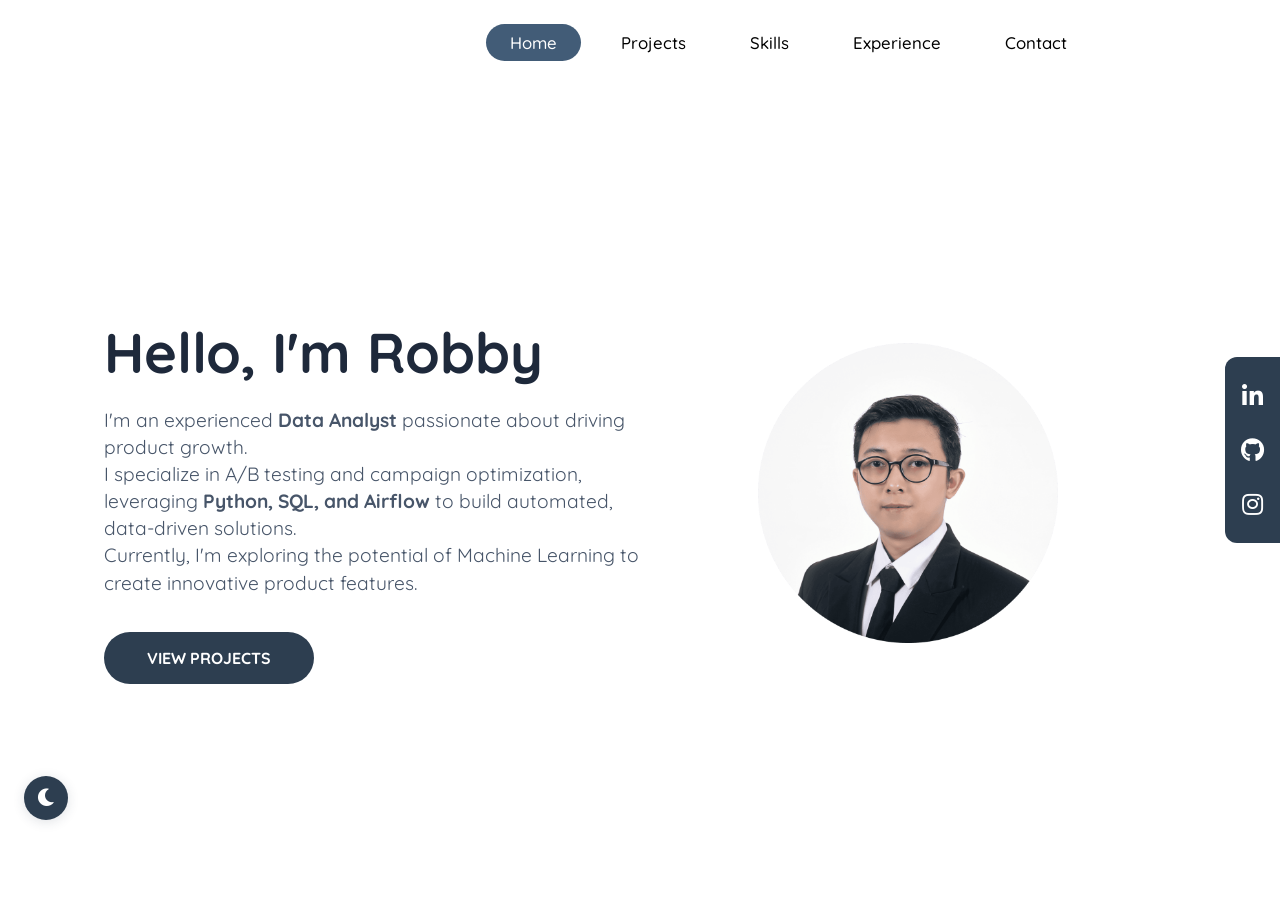
<file: index.html>
<!DOCTYPE html>
<html>
  <head>
    <meta charset="utf-8" />
    <meta name="viewport" content="width=device-width, initial-scale=1.0" />
    <title>Home - Robby's Portfolio</title>

    <script>
      (function () {
        if (localStorage.getItem('theme') === 'dark') {
          document.documentElement.setAttribute('data-theme', 'dark');
        }
      })();
    </script>

    <link rel="stylesheet" href="css/app.css" />

    <link rel="preconnect" href="https://fonts.googleapis.com" />
    <link rel="preconnect" href="https://fonts.gstatic.com" crossorigin />
    <link
      href="https://fonts.googleapis.com/css2?family=Quicksand:wght@500;700&display=swap"
      rel="stylesheet"
    />

    <link
      rel="stylesheet"
      href="https://cdnjs.cloudflare.com/ajax/libs/font-awesome/5.15.4/css/all.min.css"
      integrity="sha512-1ycn6IcaQQ40/MKBW2W4Rhis/DbILU74C1vSrLJxCq57o941Ym01SwNsOMqvEBFlcgUa6xLiPY/NS5R+E6ztJQ=="
      crossorigin="anonymous"
      referrerpolicy="no-referrer"
    />

    <script src="js/app.js"></script>
  </head>
  <body>
    <header class="navbar-container">
      <div class="logo"></div>
      <nav class="nav-list">
        <ul>
          <li><a href="index.html" class="active">Home</a></li>
          <li><a href="projects.html">Projects</a></li>
          <li><a href="skills.html">Skills</a></li>
          <li><a href="experience.html">Experience</a></li>
          <li><a href="contact.html">Contact</a></li>
        </ul>
      </nav>
    </header>

    <main>
      <section id="home" class="content">
        <div class="content-description">
          <h1 class="title">Hello, I'm Robby</h1>
          <p>
            I'm an experienced <b>Data Analyst</b> passionate about driving product growth. <br>
            I specialize in A/B testing and campaign optimization, leveraging <b>Python, SQL, and Airflow</b> to build automated, data-driven solutions. <br>
            Currently, I'm exploring the potential of Machine Learning to create innovative product features.
          </p>
          <a href="projects.html">
            <button>View Projects</button>
          </a>
        </div>

        <div class="content-image">
          <img src="img/pp-remove-bg-compress.png" alt="Robby R." />
        </div>
      </section>

      <aside>
        <div class="social-media">
          <ul>
            <li>
              <a href="https://id.linkedin.com/in/robbyrodhiyya" target="_blank"><i class="fab fa-linkedin-in"></i></a>
            </li>
            <li>
              <a href="https://github.com/robbyrodhiyya" target="_blank"><i class="fab fa-github"></i></a>
            </li>
            <li>
              <a href="https://instagram.com/robbyrodhiyya" target="_blank"><i class="fab fa-instagram"></i></a>
            </li>
            <!--             
            <li>
              <a href="#"><i class="fab fa-youtube"></i></a>
            </li>
            <li>
              <a href="#"><i class="fab fa-twitter"></i></a>
            </li>
            <li>
              <a href="#"><i class="fab fa-facebook"></i></a>
            </li>
             -->
          </ul>
        </div>
      </aside>
    </main>

    <!-- Floating Buttons -->
    <button id="dark-mode-btn" title="Toggle Dark Mode"></button>
    <button id="back-to-top-btn" title="Back to Top"><i class="fas fa-chevron-up"></i></button>
  </body>
</html>
</file>
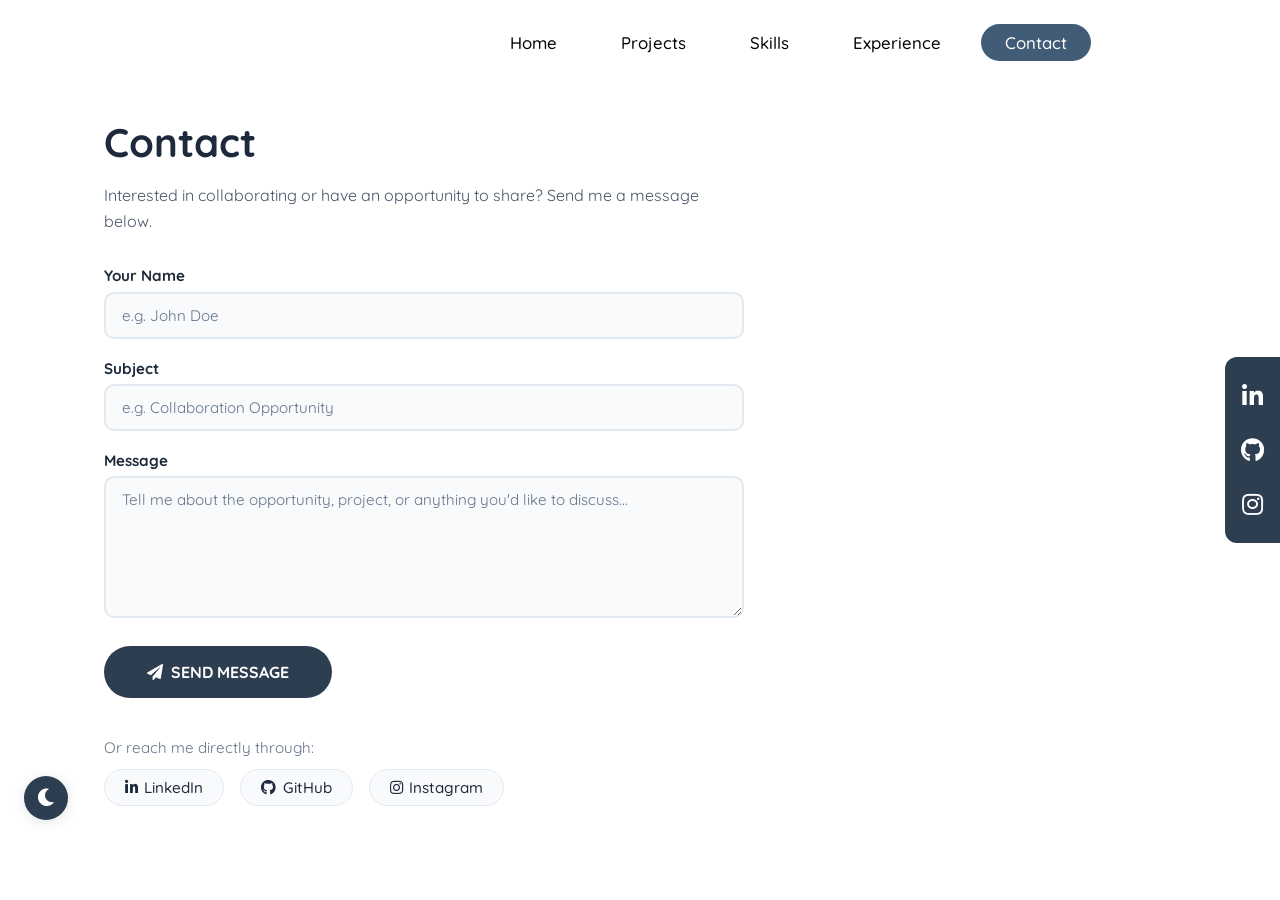
<file: contact.html>
<!DOCTYPE html>
<html>
  <head>
    <meta charset="utf-8" />
    <meta name="viewport" content="width=device-width, initial-scale=1.0" />
    <title>Contact - Robby's Portfolio</title>

    <script>
      (function () {
        if (localStorage.getItem('theme') === 'dark') {
          document.documentElement.setAttribute('data-theme', 'dark');
        }
      })();
    </script>

    <link rel="stylesheet" href="css/app.css" />
    <link rel="stylesheet" href="css/contact.css" />

    <link rel="preconnect" href="https://fonts.googleapis.com" />
    <link rel="preconnect" href="https://fonts.gstatic.com" crossorigin />
    <link
      href="https://fonts.googleapis.com/css2?family=Quicksand:wght@500;700&display=swap"
      rel="stylesheet"
    />

    <link
      rel="stylesheet"
      href="https://cdnjs.cloudflare.com/ajax/libs/font-awesome/5.15.4/css/all.min.css"
      integrity="sha512-1ycn6IcaQQ40/MKBW2W4Rhis/DbILU74C1vSrLJxCq57o941Ym01SwNsOMqvEBFlcgUa6xLiPY/NS5R+E6ztJQ=="
      crossorigin="anonymous"
      referrerpolicy="no-referrer"
    />

    <script src="js/app.js"></script>
  </head>
  <body>
    <header class="navbar-container">
      <div class="logo"></div>
      <nav class="nav-list">
        <ul>
          <li><a href="index.html">Home</a></li>
          <li><a href="projects.html">Projects</a></li>
          <li><a href="skills.html">Skills</a></li>
          <li><a href="experience.html">Experience</a></li>
          <li><a href="contact.html" class="active">Contact</a></li>
        </ul>
      </nav>
    </header>

    <main class="page-main">
      <section class="page-section contact-section">
        <h1 class="page-title">Contact</h1>
        <p class="contact-subtitle">Interested in collaborating or have an opportunity to share? Send me a message below.</p>

        <form class="contact-form" action="mailto:robby.rodhiyya@gmail.com" method="get" enctype="text/plain">
          <div class="form-group">
            <label for="name">Your Name</label>
            <input type="text" id="name" name="name" placeholder="e.g. John Doe" required />
          </div>

          <div class="form-group">
            <label for="subject">Subject</label>
            <input type="text" id="subject" name="subject" placeholder="e.g. Collaboration Opportunity" required />
          </div>

          <div class="form-group">
            <label for="body">Message</label>
            <textarea id="body" name="body" rows="6" placeholder="Tell me about the opportunity, project, or anything you'd like to discuss..." required></textarea>
          </div>

          <button type="submit" class="submit-btn">
            <i class="fas fa-paper-plane"></i> Send Message
          </button>
        </form>

        <div class="contact-alternative">
          <p>Or reach me directly through:</p>
          <div class="contact-links">
            <a href="https://id.linkedin.com/in/robbyrodhiyya" target="_blank">
              <i class="fab fa-linkedin-in"></i> LinkedIn
            </a>
            <a href="https://github.com/robbyrodhiyya" target="_blank">
              <i class="fab fa-github"></i> GitHub
            </a>
            <a href="https://instagram.com/robbyrodhiyya" target="_blank">
              <i class="fab fa-instagram"></i> Instagram
            </a>
          </div>
        </div>
      </section>

      <aside>
        <div class="social-media">
          <ul>
            <li>
              <a href="https://id.linkedin.com/in/robbyrodhiyya" target="_blank"><i class="fab fa-linkedin-in"></i></a>
            </li>
            <li>
              <a href="https://github.com/robbyrodhiyya" target="_blank"><i class="fab fa-github"></i></a>
            </li>
            <li>
              <a href="https://instagram.com/robbyrodhiyya" target="_blank"><i class="fab fa-instagram"></i></a>
            </li>
          </ul>
        </div>
      </aside>
    </main>

    <!-- Floating Buttons -->
    <button id="dark-mode-btn" title="Toggle Dark Mode"></button>
    <button id="back-to-top-btn" title="Back to Top"><i class="fas fa-chevron-up"></i></button>
  </body>
</html>
</file>
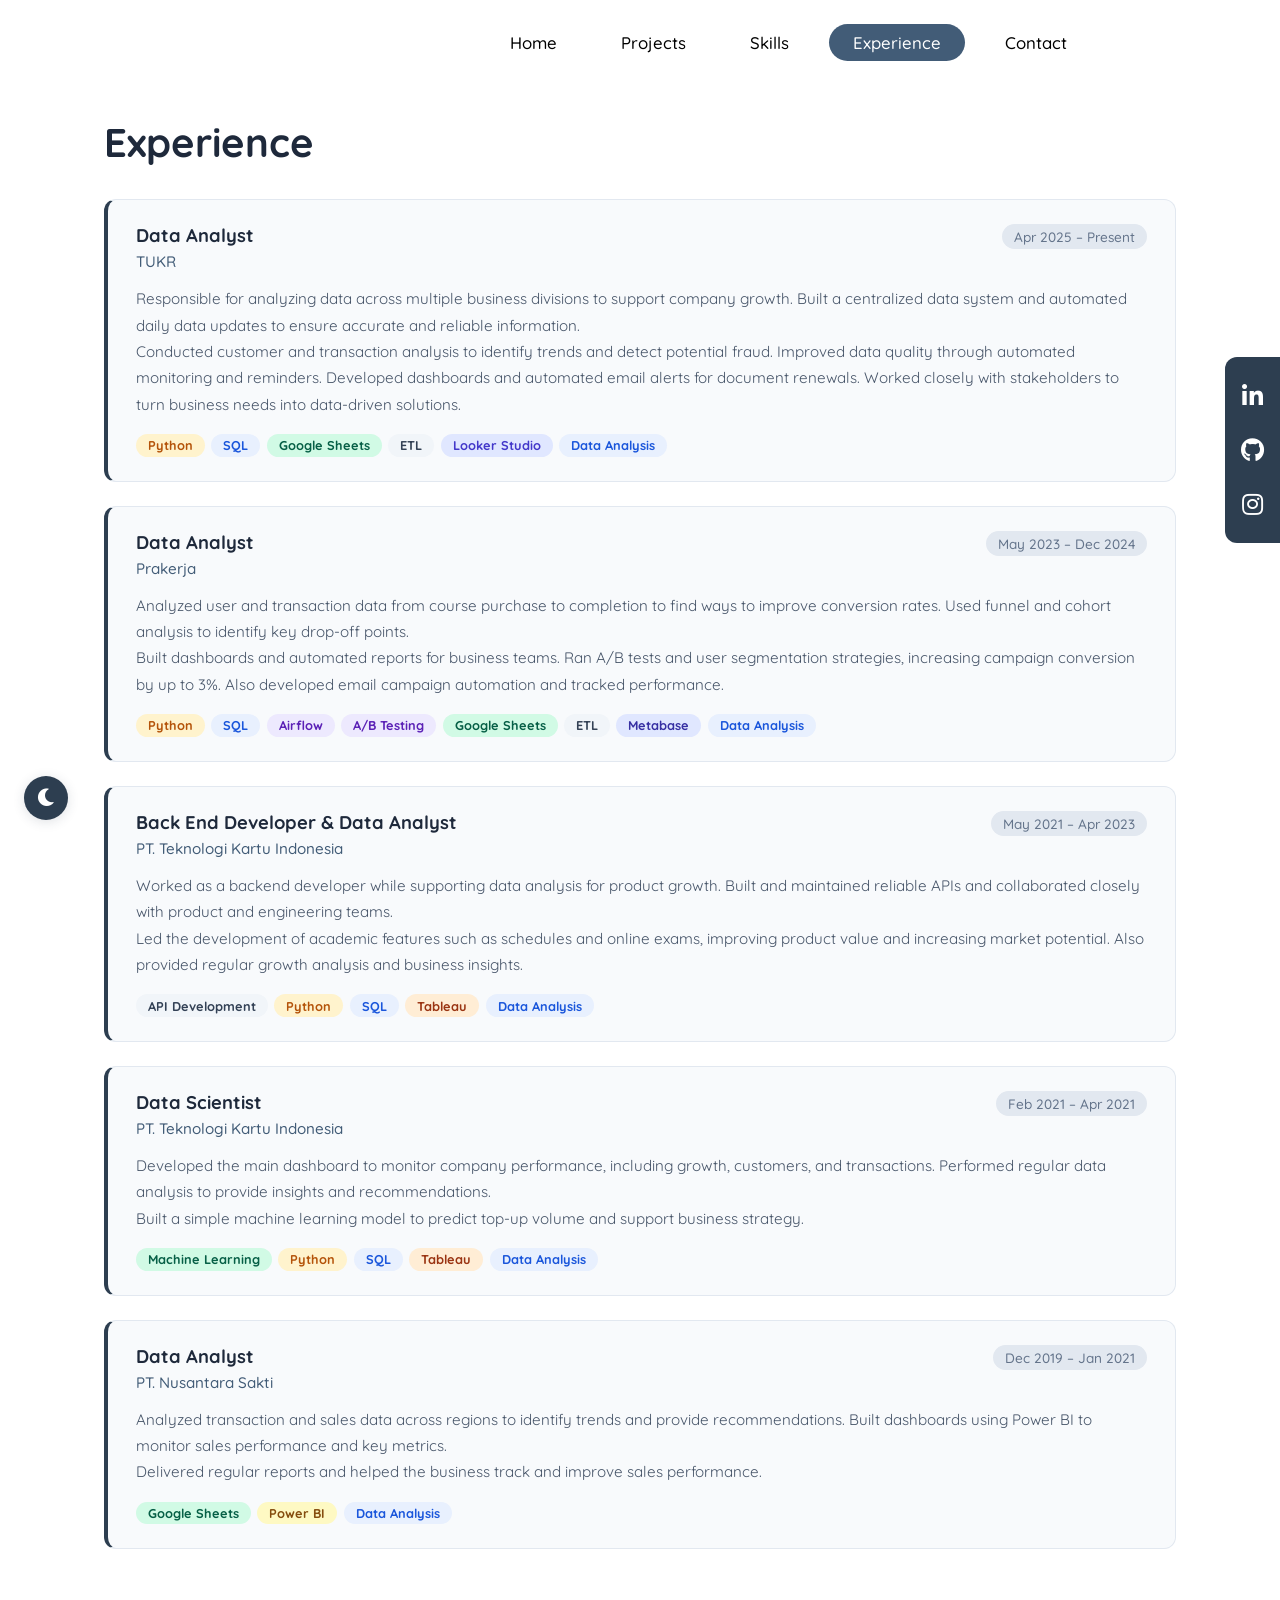
<file: experience.html>
<!DOCTYPE html>
<html>
  <head>
    <meta charset="utf-8" />
    <meta name="viewport" content="width=device-width, initial-scale=1.0" />
    <title>Experience - Robby's Portfolio</title>

    <script>
      (function () {
        if (localStorage.getItem('theme') === 'dark') {
          document.documentElement.setAttribute('data-theme', 'dark');
        }
      })();
    </script>

    <link rel="stylesheet" href="css/app.css" />
    <link rel="stylesheet" href="css/experience.css" />

    <link rel="preconnect" href="https://fonts.googleapis.com" />
    <link rel="preconnect" href="https://fonts.gstatic.com" crossorigin />
    <link
      href="https://fonts.googleapis.com/css2?family=Quicksand:wght@500;700&display=swap"
      rel="stylesheet"
    />

    <link
      rel="stylesheet"
      href="https://cdnjs.cloudflare.com/ajax/libs/font-awesome/5.15.4/css/all.min.css"
      integrity="sha512-1ycn6IcaQQ40/MKBW2W4Rhis/DbILU74C1vSrLJxCq57o941Ym01SwNsOMqvEBFlcgUa6xLiPY/NS5R+E6ztJQ=="
      crossorigin="anonymous"
      referrerpolicy="no-referrer"
    />

    <script src="js/app.js"></script>
  </head>
  <body>
    <header class="navbar-container">
      <div class="logo"></div>
      <nav class="nav-list">
        <ul>
          <li><a href="index.html">Home</a></li>
          <li><a href="projects.html">Projects</a></li>
          <li><a href="skills.html">Skills</a></li>
          <li><a href="experience.html" class="active">Experience</a></li>
          <li><a href="contact.html">Contact</a></li>
        </ul>
      </nav>
    </header>

    <main class="page-main">
      <section class="page-section">
        <h1 class="page-title">Experience</h1>

        <div class="experience-list">

          <div class="experience-card">
            <div class="experience-header">
              <div>
                <h2 class="experience-job-title">Data Analyst</h2>
                <span class="experience-company">TUKR</span>
              </div>
              <span class="experience-period">Apr 2025 – Present</span>
            </div>
            <p class="experience-summary">
              Responsible for analyzing data across multiple business divisions to support company growth. Built a centralized data system and automated daily data updates to ensure accurate and reliable information.
              <br>
              Conducted customer and transaction analysis to identify trends and detect potential fraud. Improved data quality through automated monitoring and reminders. Developed dashboards and automated email alerts for document renewals. Worked closely with stakeholders to turn business needs into data-driven solutions.
            </p>
            <div class="experience-tags">
              <span class="tag tag-python">Python</span>
              <span class="tag tag-analytics">SQL</span>
              <span class="tag tag-sheets">Google Sheets</span>
              <span class="tag tag-de">ETL</span>
              <span class="tag tag-lookerstudio">Looker Studio</span>
              <span class="tag tag-analytics">Data Analysis</span>
            </div>
          </div>

          <div class="experience-card">
            <div class="experience-header">
              <div>
                <h2 class="experience-job-title">Data Analyst</h2>
                <span class="experience-company">Prakerja</span>
              </div>
              <span class="experience-period">May 2023 – Dec 2024</span>
            </div>
            <p class="experience-summary">
              Analyzed user and transaction data from course purchase to completion to find ways to improve conversion rates. Used funnel and cohort analysis to identify key drop-off points.
              <br>
              Built dashboards and automated reports for business teams. Ran A/B tests and user segmentation strategies, increasing campaign conversion by up to 3%. Also developed email campaign automation and tracked performance.
            </p>
            <div class="experience-tags">
              <span class="tag tag-python">Python</span>
              <span class="tag tag-analytics">SQL</span>
              <span class="tag tag-da">Airflow</span>
              <span class="tag tag-da">A/B Testing</span>
              <span class="tag tag-sheets">Google Sheets</span>
              <span class="tag tag-de">ETL</span>
              <span class="tag tag-metabase">Metabase</span>
              <span class="tag tag-analytics">Data Analysis</span>
            </div>
          </div>

          <div class="experience-card">
            <div class="experience-header">
              <div>
                <h2 class="experience-job-title">Back End Developer & Data Analyst</h2>
                <span class="experience-company">PT. Teknologi Kartu Indonesia</span>
              </div>
              <span class="experience-period">May 2021 – Apr 2023</span>
            </div>
            <p class="experience-summary">
              Worked as a backend developer while supporting data analysis for product growth. Built and maintained reliable APIs and collaborated closely with product and engineering teams.
              <br>
              Led the development of academic features such as schedules and online exams, improving product value and increasing market potential. Also provided regular growth analysis and business insights.
            </p>
            <div class="experience-tags">
              <span class="tag tag-de">API Development</span>
              <span class="tag tag-python">Python</span>
              <span class="tag tag-analytics">SQL</span>
              <span class="tag tag-tableau">Tableau</span>
              <span class="tag tag-analytics">Data Analysis</span>
            </div>
          </div>

          <div class="experience-card">
            <div class="experience-header">
              <div>
                <h2 class="experience-job-title">Data Scientist</h2>
                <span class="experience-company">PT. Teknologi Kartu Indonesia</span>
              </div>
              <span class="experience-period">Feb 2021 – Apr 2021</span>
            </div>
            <p class="experience-summary">
              Developed the main dashboard to monitor company performance, including growth, customers, and transactions. Performed regular data analysis to provide insights and recommendations.
              <br>
              Built a simple machine learning model to predict top-up volume and support business strategy.
            </p>
            <div class="experience-tags">
              <span class="tag tag-ml">Machine Learning</span>
              <span class="tag tag-python">Python</span>
              <span class="tag tag-analytics">SQL</span>
              <span class="tag tag-tableau">Tableau</span>
              <span class="tag tag-analytics">Data Analysis</span>
            </div>
          </div>

          <div class="experience-card">
            <div class="experience-header">
              <div>
                <h2 class="experience-job-title">Data Analyst</h2>
                <span class="experience-company">PT. Nusantara Sakti</span>
              </div>
              <span class="experience-period">Dec 2019 – Jan 2021</span>
            </div>
            <p class="experience-summary">
              Analyzed transaction and sales data across regions to identify trends and provide recommendations. Built dashboards using Power BI to monitor sales performance and key metrics.
              <br>
              Delivered regular reports and helped the business track and improve sales performance.
            </p>
            <div class="experience-tags">
              <span class="tag tag-sheets">Google Sheets</span>
              <span class="tag tag-powerbi">Power BI</span>
              <span class="tag tag-analytics">Data Analysis</span>
            </div>
          </div>

        </div>
      </section>

      <aside>
        <div class="social-media">
          <ul>
            <li>
              <a href="https://id.linkedin.com/in/robbyrodhiyya" target="_blank"><i class="fab fa-linkedin-in"></i></a>
            </li>
            <li>
              <a href="https://github.com/robbyrodhiyya" target="_blank"><i class="fab fa-github"></i></a>
            </li>
            <li>
              <a href="https://instagram.com/robbyrodhiyya" target="_blank"><i class="fab fa-instagram"></i></a>
            </li>
          </ul>
        </div>
      </aside>
    </main>

    <!-- Floating Buttons -->
    <button id="dark-mode-btn" title="Toggle Dark Mode"></button>
    <button id="back-to-top-btn" title="Back to Top"><i class="fas fa-chevron-up"></i></button>
  </body>
</html>
</file>
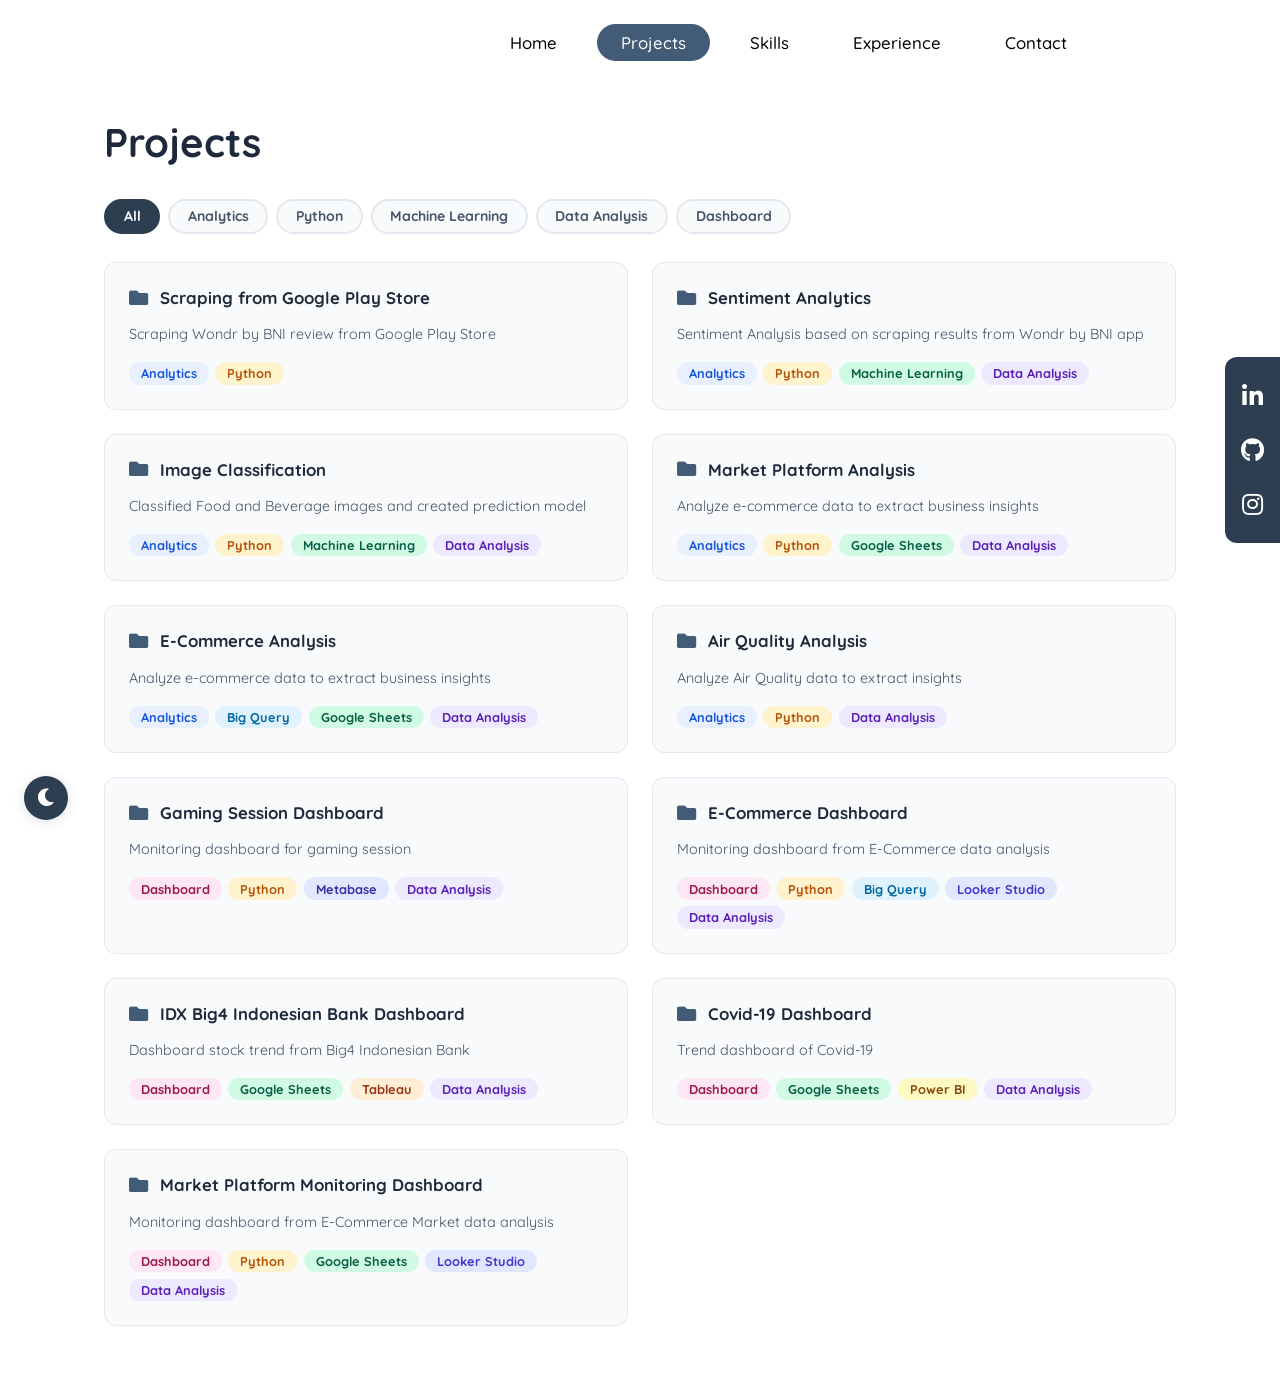
<file: projects.html>
<!DOCTYPE html>
<html>
  <head>
    <meta charset="utf-8" />
    <meta name="viewport" content="width=device-width, initial-scale=1.0" />
    <title>Projects - Robby's Portfolio</title>

    <script>
      (function () {
        if (localStorage.getItem('theme') === 'dark') {
          document.documentElement.setAttribute('data-theme', 'dark');
        }
      })();
    </script>

    <link rel="stylesheet" href="css/app.css" />
    <link rel="stylesheet" href="css/projects.css" />

    <link rel="preconnect" href="https://fonts.googleapis.com" />
    <link rel="preconnect" href="https://fonts.gstatic.com" crossorigin />
    <link
      href="https://fonts.googleapis.com/css2?family=Quicksand:wght@500;700&display=swap"
      rel="stylesheet"
    />

    <link
      rel="stylesheet"
      href="https://cdnjs.cloudflare.com/ajax/libs/font-awesome/5.15.4/css/all.min.css"
      integrity="sha512-1ycn6IcaQQ40/MKBW2W4Rhis/DbILU74C1vSrLJxCq57o941Ym01SwNsOMqvEBFlcgUa6xLiPY/NS5R+E6ztJQ=="
      crossorigin="anonymous"
      referrerpolicy="no-referrer"
    />

    <script src="js/app.js"></script>
  </head>
  <body>
    <header class="navbar-container">
      <div class="logo"></div>
      <nav class="nav-list">
        <ul>
          <li><a href="index.html">Home</a></li>
          <li><a href="projects.html" class="active">Projects</a></li>
          <li><a href="skills.html">Skills</a></li>
          <li><a href="experience.html">Experience</a></li>
          <li><a href="contact.html">Contact</a></li>
        </ul>
      </nav>
    </header>

    <main class="page-main">
      <section class="page-section">
        <h1 class="page-title">Projects</h1>

        <!-- Filter Tab Bar -->
        <div class="filter-bar">
          <button class="filter-btn active" data-filter="all">All</button>
          <button class="filter-btn" data-filter="analytics">Analytics</button>
          <button class="filter-btn" data-filter="python">Python</button>
          <button class="filter-btn" data-filter="machine-learning">Machine Learning</button>
          <button class="filter-btn" data-filter="data-analysis">Data Analysis</button>
          <button class="filter-btn" data-filter="dashboard">Dashboard</button>
        </div>

        <div class="projects-grid">

          <div class="project-card" data-tags="analytics python" onclick="openModal('modal-1')">
            <div class="project-card-header">
              <i class="fas fa-folder"></i>
              <h2 class="project-title">Scraping from Google Play Store</h2>
            </div>
            <p class="project-summary">Scraping Wondr by BNI review from Google Play Store</p>
            <div class="project-tags">
              <span class="tag tag-analytics">Analytics</span>
              <span class="tag tag-python">Python</span>
            </div>
          </div>

          <div class="project-card" data-tags="analytics python machine-learning data-analysis" onclick="openModal('modal-2')">
            <div class="project-card-header">
              <i class="fas fa-folder"></i>
              <h2 class="project-title">Sentiment Analytics</h2>
            </div>
            <p class="project-summary">Sentiment Analysis based on scraping results from Wondr by BNI app</p>
            <div class="project-tags">
              <span class="tag tag-analytics">Analytics</span>
              <span class="tag tag-python">Python</span>
              <span class="tag tag-ml">Machine Learning</span>
              <span class="tag tag-da">Data Analysis</span>
            </div>
          </div>

          <div class="project-card" data-tags="analytics python machine-learning data-analysis" onclick="openModal('modal-3')">
            <div class="project-card-header">
              <i class="fas fa-folder"></i>
              <h2 class="project-title">Image Classification</h2>
            </div>
            <p class="project-summary">Classified Food and Beverage images and created prediction model</p>
            <div class="project-tags">
              <span class="tag tag-analytics">Analytics</span>
              <span class="tag tag-python">Python</span>
              <span class="tag tag-ml">Machine Learning</span>
              <span class="tag tag-da">Data Analysis</span>
            </div>
          </div>

          <div class="project-card" data-tags="analytics python google-sheets data-analysis" onclick="openModal('modal-4')">
            <div class="project-card-header">
              <i class="fas fa-folder"></i>
              <h2 class="project-title">Market Platform Analysis</h2>
            </div>
            <p class="project-summary">Analyze e-commerce data to extract business insights</p>
            <div class="project-tags">
              <span class="tag tag-analytics">Analytics</span>
              <span class="tag tag-python">Python</span>
              <span class="tag tag-sheets">Google Sheets</span>
              <span class="tag tag-da">Data Analysis</span>
            </div>
          </div>

          <div class="project-card" data-tags="analytics big-query google-sheets data-analysis" onclick="openModal('modal-5')">
            <div class="project-card-header">
              <i class="fas fa-folder"></i>
              <h2 class="project-title">E-Commerce Analysis</h2>
            </div>
            <p class="project-summary">Analyze e-commerce data to extract business insights</p>
            <div class="project-tags">
              <span class="tag tag-analytics">Analytics</span>
              <span class="tag tag-bigquery">Big Query</span>
              <span class="tag tag-sheets">Google Sheets</span>
              <span class="tag tag-da">Data Analysis</span>
            </div>
          </div>

          <div class="project-card" onclick="openModal('modal-6')">
            <div class="project-card-header">
              <i class="fas fa-folder"></i>
              <h2 class="project-title">Air Quality Analysis</h2>
            </div>
            <p class="project-summary">Analyze Air Quality data to extract insights</p>
            <div class="project-tags">
              <span class="tag tag-analytics">Analytics</span>
              <span class="tag tag-python">Python</span>
              <span class="tag tag-da">Data Analysis</span>
            </div>
          </div>

          <div class="project-card" data-tags="dashboard python metabase data-analysis" onclick="openModal('modal-7')">
            <div class="project-card-header">
              <i class="fas fa-folder"></i>
              <h2 class="project-title">Gaming Session Dashboard</h2>
            </div>
            <p class="project-summary">Monitoring dashboard for gaming session</p>
            <div class="project-tags">
              <span class="tag tag-dashboard">Dashboard</span>
              <span class="tag tag-python">Python</span>
              <span class="tag tag-metabase">Metabase</span>
              <span class="tag tag-da">Data Analysis</span>
            </div>
          </div>

          <div class="project-card" data-tags="dashboard python big-query looker-studio data-analysis" onclick="openModal('modal-8')">
            <div class="project-card-header">
              <i class="fas fa-folder"></i>
              <h2 class="project-title">E-Commerce Dashboard</h2>
            </div>
            <p class="project-summary">Monitoring dashboard from E-Commerce data analysis</p>
            <div class="project-tags">
              <span class="tag tag-dashboard">Dashboard</span>
              <span class="tag tag-python">Python</span>
              <span class="tag tag-bigquery">Big Query</span>
              <span class="tag tag-lookerstudio">Looker Studio</span>
              <span class="tag tag-da">Data Analysis</span>
            </div>
          </div>

          <div class="project-card" data-tags="dashboard google-sheets tableau data-analysis" onclick="openModal('modal-9')">
            <div class="project-card-header">
              <i class="fas fa-folder"></i>
              <h2 class="project-title">IDX Big4 Indonesian Bank Dashboard</h2>
            </div>
            <p class="project-summary">Dashboard stock trend from Big4 Indonesian Bank</p>
            <div class="project-tags">
              <span class="tag tag-dashboard">Dashboard</span>
              <span class="tag tag-sheets">Google Sheets</span>
              <span class="tag tag-tableau">Tableau</span>
              <span class="tag tag-da">Data Analysis</span>
            </div>
          </div>

          <div class="project-card" data-tags="dashboard google-sheets power-bi data-analysis" onclick="openModal('modal-9')">
            <div class="project-card-header">
              <i class="fas fa-folder"></i>
              <h2 class="project-title">Covid-19 Dashboard</h2>
            </div>
            <p class="project-summary">Trend dashboard of Covid-19</p>
            <div class="project-tags">
              <span class="tag tag-dashboard">Dashboard</span>
              <span class="tag tag-sheets">Google Sheets</span>
              <span class="tag tag-powerbi">Power BI</span>
              <span class="tag tag-da">Data Analysis</span>
            </div>
          </div>

          <div class="project-card" data-tags="dashboard python google-sheets looker-studio data-analysis" onclick="openModal('modal-10')">
            <div class="project-card-header">
              <i class="fas fa-folder"></i>
              <h2 class="project-title">Market Platform Monitoring Dashboard</h2>
            </div>
            <p class="project-summary">Monitoring dashboard from E-Commerce Market data analysis</p>
            <div class="project-tags">
              <span class="tag tag-dashboard">Dashboard</span>
              <span class="tag tag-python">Python</span>
              <span class="tag tag-sheets">Google Sheets</span>
              <span class="tag tag-lookerstudio">Looker Studio</span>
              <span class="tag tag-da">Data Analysis</span>
            </div>
          </div>

        </div>
      </section>

      <aside>
        <div class="social-media">
          <ul>
            <li>
              <a href="https://id.linkedin.com/in/robbyrodhiyya" target="_blank"><i class="fab fa-linkedin-in"></i></a>
            </li>
            <li>
              <a href="https://github.com/robbyrodhiyya" target="_blank"><i class="fab fa-github"></i></a>
            </li>
            <li>
              <a href="https://instagram.com/robbyrodhiyya" target="_blank"><i class="fab fa-instagram"></i></a>
            </li>
          </ul>
        </div>
      </aside>
    </main>

    <!-- Floating Buttons -->
    <button id="dark-mode-btn" title="Toggle Dark Mode"></button>
    <button id="back-to-top-btn" title="Back to Top"><i class="fas fa-chevron-up"></i></button>

    <!-- Modals -->
    <div id="modal-1" class="modal-overlay" onclick="closeModalOnOverlay(event)">
      <div class="modal-box">
        <button class="modal-close" onclick="closeModal('modal-1')">&times;</button>
        <h2>Scraping from Google Play Store</h2>
        <div class="modal-tags">
          <span class="tag tag-analytics">Analytics</span>
          <span class="tag tag-python">Python</span>
        </div>
        <p>This project involves scraping user reviews of the Wondr by BNI application from the Google Play Store. The scraped data is used for further analysis such as sentiment analysis and user feedback categorization.</p>
        <ul>
          <li>Automated scraping pipeline using Python</li>
          <li>Data cleaning and preprocessing</li>
          <li>Exported structured data for downstream analytics</li>
        </ul>
        <!-- Add external link below if available, otherwise remove this line -->
        <!-- <a href="https://your-link-here.com" target="_blank" class="modal-link"><i class="fas fa-external-link-alt"></i> View Project</a> -->
      </div>
    </div>

    <div id="modal-2" class="modal-overlay" onclick="closeModalOnOverlay(event)">
      <div class="modal-box">
        <button class="modal-close" onclick="closeModal('modal-2')">&times;</button>
        <h2>Sentiment Analytics</h2>
        <div class="modal-tags">
          <span class="tag tag-analytics">Analytics</span>
          <span class="tag tag-python">Python</span>
          <span class="tag tag-ml">Machine Learning</span>
          <span class="tag tag-da">Data Analysis</span>
        </div>
        <p>Built a sentiment analysis model on top of scraped Google Play Store reviews from the Wondr by BNI app. The model classifies user reviews as positive, negative, or neutral to help product teams understand user feedback at scale.</p>
        <ul>
          <li>Text preprocessing and tokenization</li>
          <li>Machine learning classification model</li>
          <li>Visualization of sentiment trends over time</li>
        </ul>
        <!-- Add external link below if available, otherwise remove this line -->
        <!-- <a href="https://your-link-here.com" target="_blank" class="modal-link"><i class="fas fa-external-link-alt"></i> View Dashboard</a> -->
      </div>
    </div>

    <div id="modal-3" class="modal-overlay" onclick="closeModalOnOverlay(event)">
      <div class="modal-box">
        <button class="modal-close" onclick="closeModal('modal-3')">&times;</button>
        <h2>Image Classification</h2>
        <div class="modal-tags">
          <span class="tag tag-analytics">Analytics</span>
          <span class="tag tag-python">Python</span>
          <span class="tag tag-ml">Machine Learning</span>
          <span class="tag tag-da">Data Analysis</span>
        </div>
        <p>Developed an image classification model to identify and categorize Food and Beverage images. The model can predict the category of an input image with high accuracy using deep learning techniques.</p>
        <ul>
          <li>Dataset collection and augmentation</li>
          <li>Convolutional Neural Network (CNN) model training</li>
          <li>Model evaluation and prediction pipeline</li>
        </ul>
        <!-- Add external link below if available, otherwise remove this line -->
        <!-- <a href="https://your-link-here.com" target="_blank" class="modal-link"><i class="fas fa-external-link-alt"></i> View Project</a> -->
      </div>
    </div>

    <div id="modal-4" class="modal-overlay" onclick="closeModalOnOverlay(event)">
      <div class="modal-box">
        <button class="modal-close" onclick="closeModal('modal-4')">&times;</button>
        <h2>Market Platform Analysis</h2>
        <div class="modal-tags">
          <span class="tag tag-analytics">Analytics</span>
          <span class="tag tag-python">Python</span>
          <span class="tag tag-sheets">Google Sheets</span>
          <span class="tag tag-da">Data Analysis</span>
        </div>
        <p>Analyzed e-commerce data from a market platform to uncover sales trends, customer behavior, and product performance insights. Results were presented through interactive Google Sheets dashboards.</p>
        <ul>
          <li>Exploratory Data Analysis (EDA) with Python</li>
          <li>Sales and customer segmentation analysis</li>
          <li>Interactive dashboard in Google Sheets</li>
        </ul>
        <!-- Add external link below if available, otherwise remove this line -->
        <!-- <a href="https://your-link-here.com" target="_blank" class="modal-link"><i class="fas fa-external-link-alt"></i> View Dashboard</a> -->
      </div>
    </div>

    <script>
      function openModal(id) {
        document.getElementById(id).classList.add('active');
        document.body.style.overflow = 'hidden';
      }
      function closeModal(id) {
        document.getElementById(id).classList.remove('active');
        document.body.style.overflow = '';
      }
      function closeModalOnOverlay(event) {
        if (event.target === event.currentTarget) {
          event.currentTarget.classList.remove('active');
          document.body.style.overflow = '';
        }
      }
    </script>
  </body>
</html>
</file>
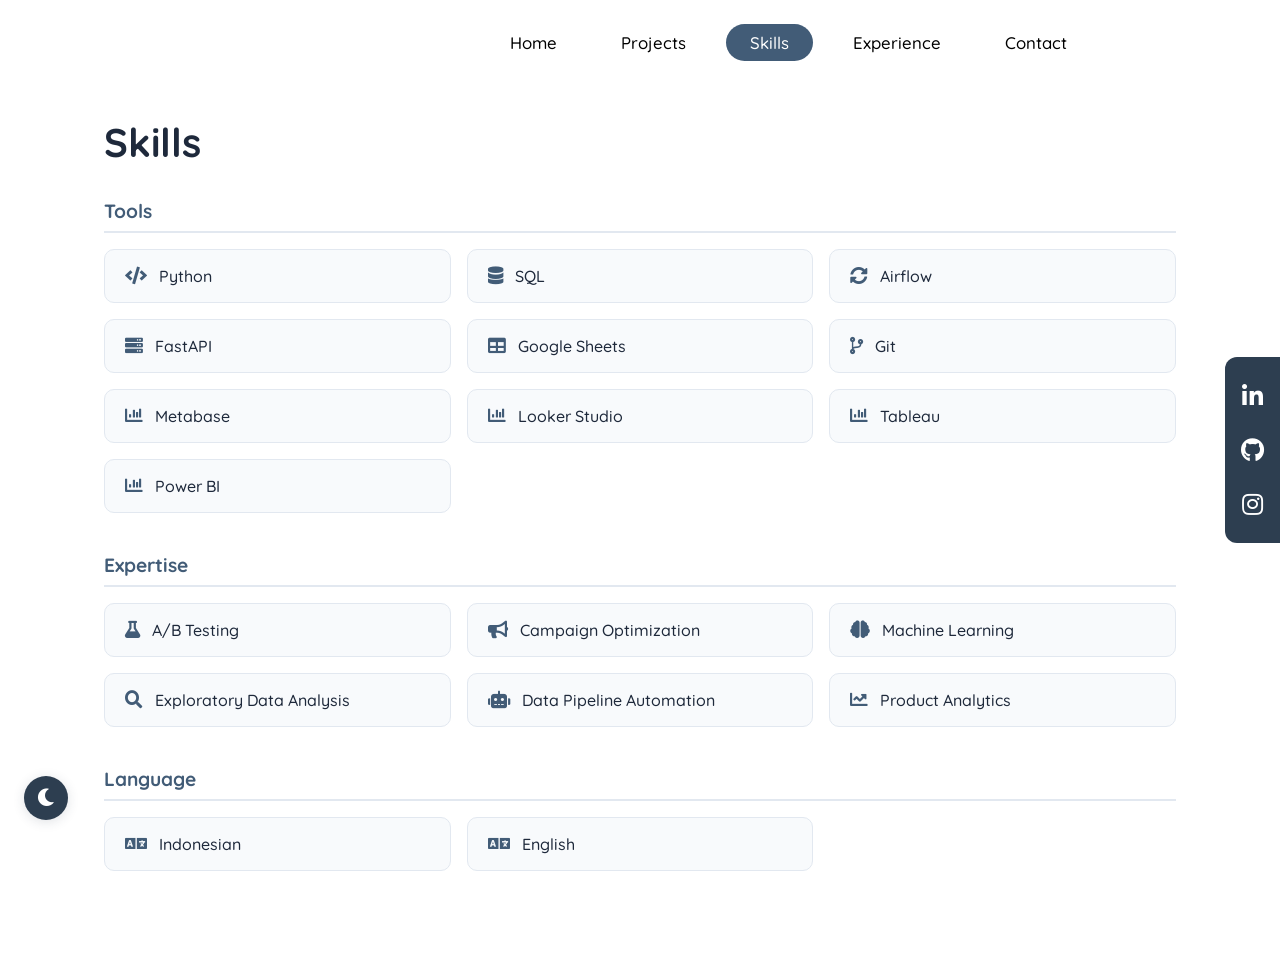
<file: skills.html>
<!DOCTYPE html>
<html>
  <head>
    <meta charset="utf-8" />
    <meta name="viewport" content="width=device-width, initial-scale=1.0" />
    <title>Skills - Robby's Portfolio</title>

    <script>
      (function () {
        if (localStorage.getItem('theme') === 'dark') {
          document.documentElement.setAttribute('data-theme', 'dark');
        }
      })();
    </script>

    <link rel="stylesheet" href="css/app.css" />
    <link rel="stylesheet" href="css/skills.css" />

    <link rel="preconnect" href="https://fonts.googleapis.com" />
    <link rel="preconnect" href="https://fonts.gstatic.com" crossorigin />
    <link
      href="https://fonts.googleapis.com/css2?family=Quicksand:wght@500;700&display=swap"
      rel="stylesheet"
    />

    <link
      rel="stylesheet"
      href="https://cdnjs.cloudflare.com/ajax/libs/font-awesome/5.15.4/css/all.min.css"
      integrity="sha512-1ycn6IcaQQ40/MKBW2W4Rhis/DbILU74C1vSrLJxCq57o941Ym01SwNsOMqvEBFlcgUa6xLiPY/NS5R+E6ztJQ=="
      crossorigin="anonymous"
      referrerpolicy="no-referrer"
    />

    <script src="js/app.js"></script>
  </head>
  <body>
    <header class="navbar-container">
      <div class="logo"></div>
      <nav class="nav-list">
        <ul>
          <li><a href="index.html">Home</a></li>
          <li><a href="projects.html">Projects</a></li>
          <li><a href="skills.html" class="active">Skills</a></li>
          <li><a href="experience.html">Experience</a></li>
          <li><a href="contact.html">Contact</a></li>
        </ul>
      </nav>
    </header>

    <main class="page-main">
      <section class="page-section">
        <h1 class="page-title">Skills</h1>

        <div class="skills-category">
          <h2 class="skills-category-title">Tools</h2>
          <div class="skills-grid">
            <div class="skill-card"><i class="fas fa-code"></i><span>Python</span></div>
            <div class="skill-card"><i class="fas fa-database"></i><span>SQL</span></div>
            <div class="skill-card"><i class="fas fa-sync-alt"></i><span>Airflow</span></div>
            <div class="skill-card"><i class="fas fa-server"></i><span>FastAPI</span></div>
            <div class="skill-card"><i class="fas fa-table"></i><span>Google Sheets</span></div>
            <div class="skill-card"><i class="fas fa-code-branch"></i><span>Git</span></div>
            <div class="skill-card"><i class="fas fa-chart-bar"></i><span>Metabase</span></div>
            <div class="skill-card"><i class="fas fa-chart-bar"></i><span>Looker Studio</span></div>
            <div class="skill-card"><i class="fas fa-chart-bar"></i><span>Tableau</span></div>
            <div class="skill-card"><i class="fas fa-chart-bar"></i><span>Power BI</span></div>
          </div>
        </div>

        <div class="skills-category">
          <h2 class="skills-category-title">Expertise</h2>
          <div class="skills-grid">
            <div class="skill-card"><i class="fas fa-flask"></i><span>A/B Testing</span></div>
            <div class="skill-card"><i class="fas fa-bullhorn"></i><span>Campaign Optimization</span></div>
            <div class="skill-card"><i class="fas fa-brain"></i><span>Machine Learning</span></div>
            <div class="skill-card"><i class="fas fa-search"></i><span>Exploratory Data Analysis</span></div>
            <div class="skill-card"><i class="fas fa-robot"></i><span>Data Pipeline Automation</span></div>
            <div class="skill-card"><i class="fas fa-chart-line"></i><span>Product Analytics</span></div>
          </div>
        </div>

        <div class="skills-category">
          <h2 class="skills-category-title">Language</h2>
          <div class="skills-grid">
            <div class="skill-card"><i class="fas fa-language"></i><span>Indonesian</span></div>
            <div class="skill-card"><i class="fas fa-language"></i><span>English</span></div>
          </div>
        </div>

      </section>

      <aside>
        <div class="social-media">
          <ul>
            <li>
              <a href="https://id.linkedin.com/in/robbyrodhiyya" target="_blank"><i class="fab fa-linkedin-in"></i></a>
            </li>
            <li>
              <a href="https://github.com/robbyrodhiyya" target="_blank"><i class="fab fa-github"></i></a>
            </li>
            <li>
              <a href="https://instagram.com/robbyrodhiyya" target="_blank"><i class="fab fa-instagram"></i></a>
            </li>
          </ul>
        </div>
      </aside>
    </main>

    <!-- Floating Buttons -->
    <button id="dark-mode-btn" title="Toggle Dark Mode"></button>
    <button id="back-to-top-btn" title="Back to Top"><i class="fas fa-chevron-up"></i></button>
  </body>
</html>
</file>
<file: css/app.css>
/* ── CSS Variables ─────────────────────────────────────────────────────────── */
:root {
  --bg: #ffffff;
  --bg-surface: #f8fafc;
  --bg-nav: #ffffff;
  --border: #e2e8f0;
  --text-primary: #1e293b;
  --text-secondary: #475569;
  --text-muted: #64748b;
  --accent: #2d3e50;
  --accent-mid: #425c77;
  --accent-light: #89b0d9;
  --nav-link: #000000;
  --shadow: rgba(45, 62, 80, 0.15);
}

[data-theme="dark"] {
  --bg: #0f172a;
  --bg-surface: #1e293b;
  --bg-nav: #0f172a;
  --border: #334155;
  --text-primary: #f1f5f9;
  --text-secondary: #94a3b8;
  --text-muted: #64748b;
  --accent: #89b0d9;
  --accent-mid: #7096b5;
  --accent-light: #bfd4ea;
  --nav-link: #f1f5f9;
  --shadow: rgba(0, 0, 0, 0.4);
}

/* ── Reset ────────────────────────────────────────────────────────────────── */
*,
*::before,
*::after {
  box-sizing: border-box;
}

body {
  font-family: 'Quicksand', sans-serif;
  background-color: var(--bg);
  color: var(--text-primary);
  height: 100vh;
  margin: 0;
  display: flex;
  flex-direction: column;
  transition: background-color 0.3s ease, color 0.3s ease;
}

/* ── Navbar ───────────────────────────────────────────────────────────────── */
header.navbar-container {
  width: 100%;
  max-width: 1200px;
  padding-block: 1rem;
  margin-inline: auto;
  display: flex;
  justify-content: space-around;
  align-items: center;
  z-index: 9999;
}

header.navbar-container .logo img {
  width: 150px;
}

header.navbar-container .nav-list ul {
  padding-left: 0;
  display: flex;
  justify-content: center;
  gap: 2rem 1rem;
}

header.navbar-container .nav-list li {
  list-style-type: none;
}

header.navbar-container .nav-list li a {
  padding: 0.5rem 1.5rem;
  border-radius: 999px;
  text-decoration: none;
  font-size: 1.05rem;
  font-weight: 500;
  color: var(--nav-link);
  transition: all 0.2s ease-in-out;
}

header.navbar-container .nav-list li a.active,
header.navbar-container .nav-list li:hover a {
  background-color: var(--accent-mid);
  color: white;
}

/* ── Main ─────────────────────────────────────────────────────────────────── */
main {
  flex: 1;
  width: 100%;
  max-width: 1200px;
  margin-inline: auto;
  padding: 2rem 4rem;
  display: flex;
  align-items: center;
}

main .content {
  flex: 1;
  display: flex;
  align-items: center;
}

main .content .content-description {
  flex: 1 1;
}

main .content .content-description .title {
  margin-block: 1rem;
  font-size: 3.5rem;
  color: var(--text-primary);
}

main .content .content-description p {
  font-size: 1.2rem;
  line-height: 1.7rem;
  color: var(--text-secondary);
}

main .content .content-description button {
  padding: 0.8rem 2.5rem;
  border: 3px solid transparent;
  border-radius: 999px;
  margin-block-start: 1rem;
  background-color: var(--accent);
  font-family: 'Quicksand', sans-serif;
  text-transform: uppercase;
  font-size: 1rem;
  font-weight: 700;
  color: white;
  cursor: pointer;
  transition: all 0.15s ease-in;
}

main .content .content-description button:hover {
  border: 3px solid var(--accent);
  background-color: transparent;
  color: var(--accent);
}

main .content .content-image {
  flex: 1;
  display: flex;
}

main .content .content-image img {
  width: 300px;
  min-width: 250px;
  margin: auto;
}

/* ── Social aside ─────────────────────────────────────────────────────────── */
main aside {
  position: fixed;
  inset-block: 0;
  inset-inline-end: 0;
}

main aside .social-media {
  height: 100%;
  display: flex;
}

main aside .social-media ul {
  padding: 1.5rem 1rem;
  border-top-left-radius: 12px;
  border-bottom-left-radius: 12px;
  margin: auto;
  background-color: #2d3e50;
  display: flex;
  flex-flow: column nowrap;
  align-items: center;
  justify-content: center;
  gap: 1.5rem;
}

main aside .social-media li {
  list-style-type: none;
}

main aside .social-media li a {
  text-decoration: none;
  font-size: 1.5rem;
  color: white;
  transition: all 0.1s ease-in-out;
}

main aside .social-media li a:hover {
  color: #89b0d9;
}

/* ── Inner page layout ────────────────────────────────────────────────────── */
main.page-main {
  align-items: flex-start;
}

.page-section {
  flex: 1;
  padding-block-end: 2rem;
}

.page-title {
  font-size: 2.5rem;
  font-weight: 700;
  margin-block: 0 2rem;
  color: var(--text-primary);
}

/* ── Shared tag styles ────────────────────────────────────────────────────── */
.tag {
  display: inline-block;
  padding: 0.2rem 0.75rem;
  border-radius: 999px;
  font-size: 0.8rem;
  font-weight: 700;
}

.tag-analytics    { background-color: #e8f0fe; color: #1a56db; }
.tag-python       { background-color: #fff3cd; color: #b45309; }
.tag-ml           { background-color: #d1fae5; color: #065f46; }
.tag-da           { background-color: #ede9fe; color: #5b21b6; }
.tag-de           { background-color: #f1f5f9; color: #334155; }
.tag-sheets       { background-color: #d1fae5; color: #065f46; }
.tag-bigquery     { background-color: #e0f2fe; color: #0369a1; }
.tag-dashboard    { background-color: #fce7f3; color: #9d174d; }
.tag-metabase     { background-color: #e0e7ff; color: #3730a3; }
.tag-lookerstudio { background-color: #e0e7ff; color: #4338ca; }
.tag-tableau      { background-color: #ffedd5; color: #9a3412; }
.tag-powerbi      { background-color: #fef9c3; color: #854d0e; }

[data-theme="dark"] .tag-analytics    { background-color: #1e3a8a; color: #bfdbfe; }
[data-theme="dark"] .tag-python       { background-color: #451a03; color: #fcd34d; }
[data-theme="dark"] .tag-ml           { background-color: #064e3b; color: #6ee7b7; }
[data-theme="dark"] .tag-da           { background-color: #2e1065; color: #ddd6fe; }
[data-theme="dark"] .tag-de           { background-color: #1e293b; color: #cbd5e1; }
[data-theme="dark"] .tag-sheets       { background-color: #064e3b; color: #6ee7b7; }
[data-theme="dark"] .tag-bigquery     { background-color: #082f49; color: #7dd3fc; }
[data-theme="dark"] .tag-dashboard    { background-color: #500724; color: #fbcfe8; }
[data-theme="dark"] .tag-metabase     { background-color: #1e1b4b; color: #c7d2fe; }
[data-theme="dark"] .tag-lookerstudio { background-color: #1e1b4b; color: #c7d2fe; }
[data-theme="dark"] .tag-tableau      { background-color: #431407; color: #fed7aa; }
[data-theme="dark"] .tag-powerbi      { background-color: #422006; color: #fef08a; }


/* ── Floating Buttons (Dark Mode + Back to Top) ──────────────────────────── */
#dark-mode-btn,
#back-to-top-btn {
  position: fixed;
  z-index: 10001;
  width: 44px;
  height: 44px;
  border-radius: 50%;
  border: none;
  cursor: pointer;
  font-size: 1.1rem;
  display: flex;
  align-items: center;
  justify-content: center;
  transition: all 0.2s ease-in-out;
  box-shadow: 0 2px 12px var(--shadow);
}

#dark-mode-btn {
  bottom: 5rem;
  left: 1.5rem;
  background-color: var(--accent);
  color: white;
}

#dark-mode-btn:hover {
  background-color: var(--accent-mid);
  transform: scale(1.08);
}

#back-to-top-btn {
  bottom: 5rem;
  right: 1.5rem;
  background-color: var(--accent);
  color: white;
  opacity: 0;
  pointer-events: none;
  transform: translateY(10px);
}

#back-to-top-btn.visible {
  opacity: 1;
  pointer-events: auto;
  transform: translateY(0);
}

#back-to-top-btn:hover {
  background-color: var(--accent-mid);
  transform: translateY(-2px);
}

/* ── Responsive ───────────────────────────────────────────────────────────── */
@media screen and (max-width: 768px) {
  header.navbar-container {
    flex-direction: column;
  }

  header.navbar-container .nav-list ul {
    flex-wrap: wrap;
    column-gap: 0.5rem;
  }

  main {
    padding: 1rem 3rem;
  }

  main .content {
    flex-direction: column;
    gap: 2rem;
  }

  main .content .content-description .title {
    font-size: 3rem;
  }

  main .content .content-description p {
    font-size: 1rem;
  }

  main .content .content-image {
    order: -1;
  }
}
</file>
<file: css/contact.css>
.contact-section {
  max-width: 640px;
}

.contact-subtitle {
  font-size: 1rem;
  color: var(--text-secondary);
  margin-block: -1rem 2rem;
  line-height: 1.6rem;
}

.contact-form {
  display: flex;
  flex-direction: column;
  gap: 1.25rem;
}

.form-group {
  display: flex;
  flex-direction: column;
  gap: 0.4rem;
}

.form-group label {
  font-size: 0.95rem;
  font-weight: 700;
  color: var(--text-primary);
}

.form-group input,
.form-group textarea {
  padding: 0.75rem 1rem;
  border: 2px solid var(--border);
  border-radius: 10px;

  background-color: var(--bg-surface);
  color: var(--text-primary);

  font-family: 'Quicksand', sans-serif;
  font-size: 0.95rem;

  transition: border-color 0.2s ease-in-out, background-color 0.3s ease;
  outline: none;
  resize: vertical;
}

.form-group input:focus,
.form-group textarea:focus {
  border-color: var(--accent-mid);
}

.form-group input::placeholder,
.form-group textarea::placeholder {
  color: var(--text-muted);
}

.submit-btn {
  align-self: flex-start;
  padding: 0.8rem 2.5rem;
  border: 3px solid transparent;
  border-radius: 999px;
  margin-block-start: 0.5rem;

  background-color: var(--accent);

  font-family: 'Quicksand', sans-serif;
  text-transform: uppercase;
  font-size: 1rem;
  font-weight: 700;
  color: white;

  cursor: pointer;
  transition: all 0.15s ease-in;

  display: flex;
  align-items: center;
  gap: 0.5rem;
}

.submit-btn:hover {
  border-color: var(--accent);
  background-color: transparent;
  color: var(--accent);
}

.contact-alternative {
  margin-block-start: 2.5rem;
}

.contact-alternative p {
  font-size: 0.95rem;
  color: var(--text-muted);
  margin-block-end: 0.75rem;
}

.contact-links {
  display: flex;
  gap: 1rem;
  flex-wrap: wrap;
}

.contact-links a {
  display: flex;
  align-items: center;
  gap: 0.4rem;
  padding: 0.5rem 1.25rem;
  border-radius: 999px;
  background-color: var(--bg-surface);
  border: 1px solid var(--border);

  text-decoration: none;
  font-size: 0.95rem;
  font-weight: 500;
  color: var(--text-primary);

  transition: all 0.2s ease-in-out;
}

.contact-links a:hover {
  background-color: #2d3e50;
  border-color: #2d3e50;
  color: white;
}
</file>
<file: css/experience.css>
.experience-list {
  display: flex;
  flex-direction: column;
  gap: 1.5rem;
}

.experience-card {
  background-color: var(--bg-surface);
  border: 1px solid var(--border);
  border-left: 4px solid var(--accent);
  border-radius: 12px;
  padding: 1.5rem 1.75rem;
  transition: all 0.2s ease-in-out;
}

.experience-card:hover {
  box-shadow: 0 6px 24px var(--shadow);
  transform: translateY(-2px);
}

.experience-header {
  display: flex;
  justify-content: space-between;
  align-items: flex-start;
  margin-block-end: 0.75rem;
  gap: 1rem;
}

.experience-job-title {
  font-size: 1.15rem;
  font-weight: 700;
  color: var(--text-primary);
  margin: 0 0 0.25rem;
}

.experience-company {
  font-size: 0.95rem;
  color: var(--accent-mid);
  font-weight: 500;
}

.experience-period {
  font-size: 0.85rem;
  color: var(--text-muted);
  white-space: nowrap;
  font-weight: 500;
  background-color: var(--border);
  padding: 0.25rem 0.75rem;
  border-radius: 999px;
  align-self: flex-start;
}

.experience-summary {
  font-size: 0.95rem;
  line-height: 1.65rem;
  color: var(--text-secondary);
  margin-block-end: 1rem;
}

.experience-tags {
  display: flex;
  flex-wrap: wrap;
  gap: 0.4rem;
}

@media screen and (max-width: 768px) {
  .experience-header {
    flex-direction: column;
  }
}
</file>
<file: css/projects.css>
/* ── Filter Tabs ──────────────────────────────────────────────────────────── */
.filter-bar {
  display: flex;
  flex-wrap: wrap;
  gap: 0.5rem;
  margin-block-end: 1.75rem;
}

.filter-btn {
  padding: 0.4rem 1.1rem;
  border-radius: 999px;
  border: 2px solid var(--border);
  background-color: var(--bg-surface);
  color: var(--text-secondary);
  font-family: 'Quicksand', sans-serif;
  font-size: 0.88rem;
  font-weight: 700;
  cursor: pointer;
  transition: all 0.18s ease-in-out;
}

.filter-btn:hover {
  border-color: var(--accent-mid);
  color: var(--accent-mid);
}

.filter-btn.active {
  background-color: var(--accent);
  border-color: var(--accent);
  color: white;
}

/* ── Projects Grid ────────────────────────────────────────────────────────── */
.projects-grid {
  display: grid;
  grid-template-columns: repeat(2, 1fr);
  gap: 1.5rem;
}

.project-card {
  background-color: var(--bg-surface);
  border: 1px solid var(--border);
  border-radius: 12px;
  padding: 1.5rem;
  cursor: pointer;
  transition: all 0.2s ease-in-out;
}

.project-card.hidden {
  display: none;
}

.project-card:hover {
  background-color: #2d3e50;
  border-color: #2d3e50;
  transform: translateY(-3px);
  box-shadow: 0 8px 24px var(--shadow);
}

.project-card:hover .project-title,
.project-card:hover .project-summary {
  color: white;
}

.project-card-header {
  display: flex;
  align-items: center;
  gap: 0.75rem;
  margin-block-end: 0.75rem;
}

.project-card-header i {
  font-size: 1.2rem;
  color: var(--accent-mid);
  transition: color 0.2s ease-in-out;
}

.project-card:hover .project-card-header i {
  color: #89b0d9;
}

.project-title {
  font-size: 1.05rem;
  font-weight: 700;
  margin: 0;
  color: var(--text-primary);
  transition: color 0.2s ease-in-out;
}

.project-summary {
  font-size: 0.9rem;
  color: var(--text-secondary);
  margin-block-end: 1rem;
  line-height: 1.5rem;
  transition: color 0.2s ease-in-out;
}

.project-tags {
  display: flex;
  flex-wrap: wrap;
  gap: 0.4rem;
}

/* ── Modal ────────────────────────────────────────────────────────────────── */
.modal-overlay {
  display: none;
  position: fixed;
  inset: 0;
  background-color: rgba(0, 0, 0, 0.55);
  z-index: 10000;
  align-items: center;
  justify-content: center;
}

.modal-overlay.active {
  display: flex;
}

.modal-box {
  background: var(--bg);
  border: 1px solid var(--border);
  border-radius: 16px;
  padding: 2rem;
  max-width: 560px;
  width: 90%;
  position: relative;
  animation: modalIn 0.2s ease-out;
}

@keyframes modalIn {
  from { opacity: 0; transform: scale(0.95) translateY(10px); }
  to   { opacity: 1; transform: scale(1) translateY(0); }
}

.modal-close {
  position: absolute;
  top: 1rem;
  right: 1.25rem;
  background: none;
  border: none;
  font-size: 1.5rem;
  cursor: pointer;
  color: var(--text-muted);
  line-height: 1;
  transition: color 0.15s ease-in-out;
}

.modal-close:hover {
  color: var(--text-primary);
}

.modal-box h2 {
  font-size: 1.3rem;
  font-weight: 700;
  margin-block: 0 0.75rem;
  color: var(--text-primary);
  padding-inline-end: 2rem;
}

.modal-tags {
  display: flex;
  flex-wrap: wrap;
  gap: 0.4rem;
  margin-block-end: 1rem;
}

.modal-box p {
  font-size: 0.95rem;
  line-height: 1.6rem;
  color: var(--text-secondary);
  margin-block-end: 1rem;
}

.modal-box ul {
  padding-left: 1.25rem;
  color: var(--text-secondary);
  font-size: 0.9rem;
  line-height: 1.8rem;
  margin-block-end: 1.25rem;
}

.modal-link {
  display: inline-flex;
  align-items: center;
  gap: 0.4rem;
  margin-block-start: 0.5rem;
  padding: 0.5rem 1.25rem;
  border-radius: 999px;
  background-color: var(--accent);
  color: white;
  text-decoration: none;
  font-size: 0.9rem;
  font-weight: 700;
  transition: all 0.15s ease-in-out;
}

.modal-link:hover {
  background-color: var(--accent-mid);
  transform: translateY(-1px);
}

@media screen and (max-width: 768px) {
  .projects-grid {
    grid-template-columns: 1fr;
  }
}
</file>
<file: css/skills.css>
.skills-category {
  margin-block-end: 2.5rem;
}

.skills-category-title {
  font-size: 1.2rem;
  font-weight: 700;
  color: var(--accent-mid);
  margin-block: 0 1rem;
  padding-block-end: 0.5rem;
  border-bottom: 2px solid var(--border);
}

.skills-grid {
  display: grid;
  grid-template-columns: repeat(3, 1fr);
  gap: 1rem;
}

.skill-card {
  background-color: var(--bg-surface);
  border: 1px solid var(--border);
  border-radius: 10px;
  padding: 1rem 1.25rem;

  display: flex;
  align-items: center;
  gap: 0.75rem;

  font-size: 1rem;
  font-weight: 500;
  color: var(--text-primary);

  cursor: default;
  transition: all 0.2s ease-in-out;
}

.skill-card:hover {
  background-color: #2d3e50;
  border-color: #2d3e50;
  color: white;
  transform: translateY(-2px);
  box-shadow: 0 4px 16px var(--shadow);
}

.skill-card i {
  font-size: 1.1rem;
  color: var(--accent-mid);
  transition: color 0.2s ease-in-out;
}

.skill-card:hover i {
  color: #89b0d9;
}

@media screen and (max-width: 768px) {
  .skills-grid {
    grid-template-columns: repeat(2, 1fr);
  }
}

@media screen and (max-width: 480px) {
  .skills-grid {
    grid-template-columns: 1fr;
  }
}
</file>
